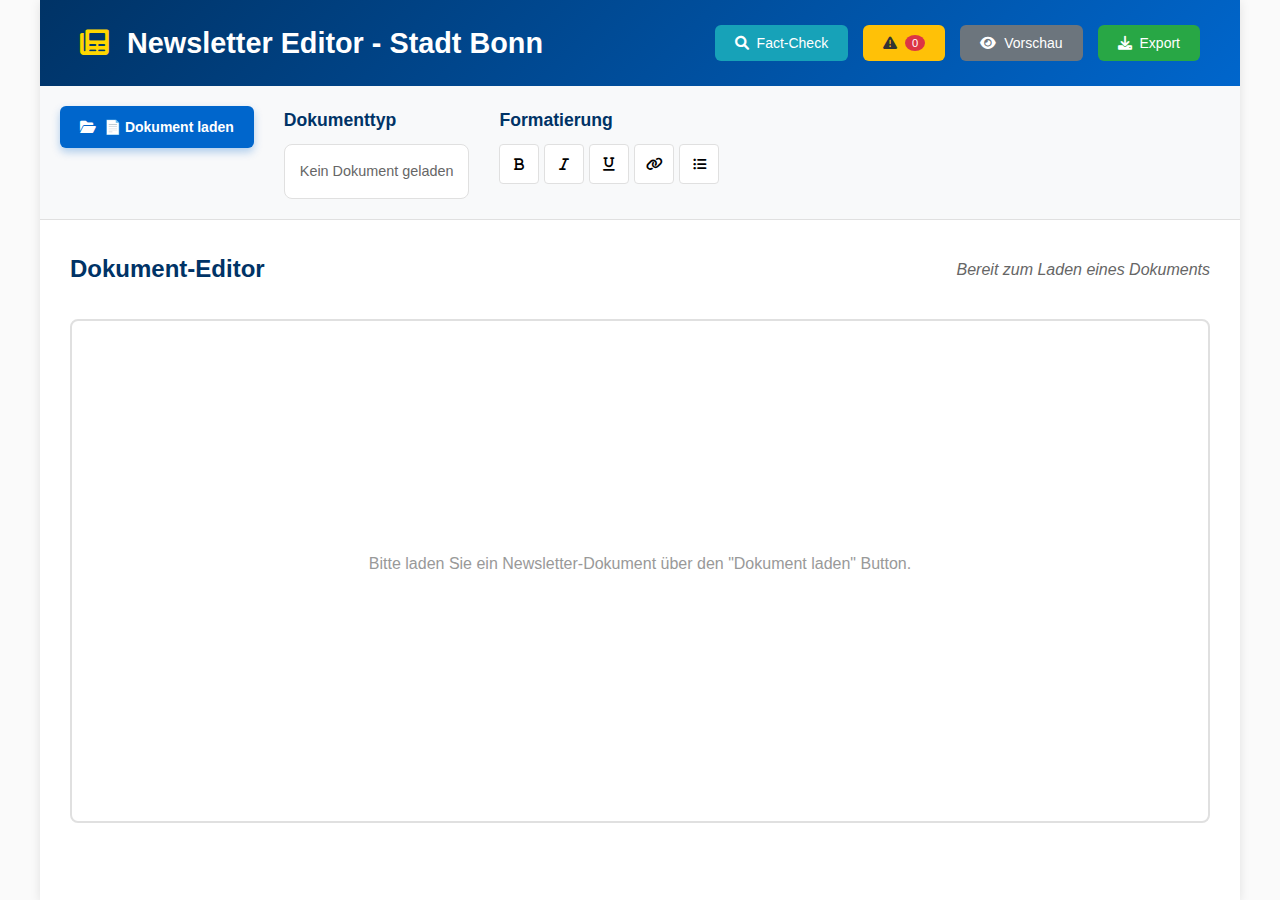
<file: index-updated.html>
<!DOCTYPE html>
<html lang="de">
<head>
    <meta charset="UTF-8">
    <meta name="viewport" content="width=device-width, initial-scale=1.0">
    <title>Newsletter Editor - Stadt Bonn</title>
    <link href="https://cdnjs.cloudflare.com/ajax/libs/font-awesome/6.0.0/css/all.min.css" rel="stylesheet">
    <style>
        :root {
            --bonn-blue: #003366;
            --bonn-light-blue: #0066CC;
            --bonn-gold: #FFD700;
            --text-primary: #333333;
            --text-secondary: #666666;
            --background: #FAFAFA;
            --white: #FFFFFF;
            --success: #28A745;
            --warning: #FFC107;
            --danger: #DC3545;
            --border: #E0E0E0;
        }

        * {
            margin: 0;
            padding: 0;
            box-sizing: border-box;
        }

        body {
            font-family: 'Segoe UI', Tahoma, Geneva, Verdana, sans-serif;
            background-color: var(--background);
            color: var(--text-primary);
            line-height: 1.6;
        }

        .editor-container {
            max-width: 1200px;
            margin: 0 auto;
            background: var(--white);
            box-shadow: 0 2px 10px rgba(0,0,0,0.1);
            min-height: 100vh;
        }

        .editor-header {
            background: linear-gradient(135deg, var(--bonn-blue), var(--bonn-light-blue));
            color: var(--white);
            padding: 20px 40px;
        }

        .header-content {
            display: flex;
            justify-content: space-between;
            align-items: center;
        }

        .editor-title {
            font-size: 1.8em;
            font-weight: 600;
        }

        .editor-title i {
            margin-right: 10px;
            color: var(--bonn-gold);
        }

        .header-actions {
            display: flex;
            gap: 15px;
            align-items: center;
        }

        .btn {
            padding: 10px 20px;
            border: none;
            border-radius: 6px;
            font-size: 14px;
            font-weight: 500;
            cursor: pointer;
            transition: all 0.3s;
            text-decoration: none;
            display: inline-flex;
            align-items: center;
            gap: 8px;
        }

        .btn-primary {
            background: var(--bonn-light-blue);
            color: var(--white);
        }

        .btn-primary:hover {
            background: var(--bonn-blue);
            transform: translateY(-2px);
        }

        .btn-success {
            background: var(--success);
            color: var(--white);
        }

        .btn-success:hover {
            background: #218838;
        }

        .btn-warning {
            background: var(--warning);
            color: var(--text-primary);
        }

        .btn-info {
            background: #17a2b8;
            color: var(--white);
        }

        .btn-outline {
            background: transparent;
            border: 2px solid var(--white);
            color: var(--white);
        }

        .btn-outline:hover {
            background: var(--white);
            color: var(--bonn-blue);
        }

        .btn-secondary {
            background: #6c757d;
            color: var(--white);
        }

        .editor-toolbar {
            background: #f8f9fa;
            padding: 20px;
            border-bottom: 1px solid var(--border);
            display: flex;
            gap: 30px;
            flex-wrap: wrap;
        }

        .toolbar-section h3 {
            color: var(--bonn-blue);
            margin-bottom: 10px;
            font-size: 1.1em;
        }

        .document-info {
            background: var(--white);
            padding: 15px;
            border-radius: 8px;
            border: 1px solid var(--border);
            max-width: 300px;
        }

        .document-type-badge {
            display: inline-flex;
            align-items: center;
            padding: 6px 12px;
            border-radius: 20px;
            font-size: 0.9em;
            font-weight: 500;
            margin-bottom: 10px;
        }

        .document-type-badge.public {
            background: #E8F5E9;
            color: #2E7D32;
        }

        .document-type-badge.internal {
            background: #FFEBEE;
            color: #C62828;
        }

        .document-info-text {
            color: var(--text-secondary);
            font-size: 0.9em;
        }

        .format-buttons {
            display: flex;
            gap: 5px;
        }

        .format-btn {
            width: 40px;
            height: 40px;
            border: 1px solid var(--border);
            background: var(--white);
            border-radius: 4px;
            cursor: pointer;
            transition: all 0.2s;
            display: flex;
            align-items: center;
            justify-content: center;
        }

        .format-btn:hover {
            background: var(--bonn-light-blue);
            color: var(--white);
        }

        .editor-main {
            display: flex;
            min-height: 600px;
        }

        .editor-sidebar {
            width: 300px;
            background: #f8f9fa;
            border-right: 1px solid var(--border);
            padding: 20px;
        }

        .sidebar-section {
            margin-bottom: 30px;
        }

        .sidebar-section h3 {
            color: var(--bonn-blue);
            margin-bottom: 15px;
            display: flex;
            align-items: center;
            gap: 8px;
        }

        .verification-panel {
            background: var(--white);
            padding: 15px;
            border-radius: 8px;
            border: 1px solid var(--border);
        }

        .status-indicator {
            display: flex;
            align-items: center;
            gap: 8px;
            padding: 10px;
            border-radius: 6px;
            margin-bottom: 15px;
        }

        .status-unverified {
            background: #FFF3E0;
            color: #E65100;
        }

        .checkbox-item {
            display: flex;
            align-items: center;
            gap: 10px;
            margin-bottom: 10px;
            cursor: pointer;
        }

        .checkbox-item input[type="checkbox"] {
            width: 16px;
            height: 16px;
        }

        .editor-content {
            flex: 1;
            padding: 30px;
        }

        .content-header {
            display: flex;
            justify-content: space-between;
            align-items: center;
            margin-bottom: 30px;
        }

        .content-header h2 {
            color: var(--bonn-blue);
            font-size: 1.5em;
        }

        .content-info span {
            color: var(--text-secondary);
            font-style: italic;
        }

        .editor-area {
            background: var(--white);
            border: 2px solid var(--border);
            border-radius: 8px;
            min-height: 500px;
        }

        .newsletter-editor {
            padding: 30px;
            min-height: 500px;
            outline: none;
        }

        .placeholder-content {
            text-align: center;
            color: var(--text-secondary);
            padding: 100px 20px;
        }

        .validation-count {
            background: var(--danger);
            color: var(--white);
            border-radius: 50%;
            padding: 2px 6px;
            font-size: 0.8em;
            min-width: 20px;
            text-align: center;
        }

        .modal {
            display: none;
            position: fixed;
            top: 0;
            left: 0;
            width: 100%;
            height: 100%;
            background: rgba(0,0,0,0.5);
            z-index: 1000;
        }

        .modal.active {
            display: flex;
            align-items: center;
            justify-content: center;
        }

        .modal-content {
            background: var(--white);
            border-radius: 8px;
            max-width: 800px;
            width: 90%;
            max-height: 80%;
            overflow-y: auto;
        }

        .modal-header {
            padding: 20px;
            border-bottom: 1px solid var(--border);
            display: flex;
            justify-content: space-between;
            align-items: center;
        }

        .modal-body {
            padding: 20px;
        }

        .modal-footer {
            padding: 20px;
            border-top: 1px solid var(--border);
            text-align: right;
        }

        .close-btn {
            background: none;
            border: none;
            font-size: 1.5em;
            cursor: pointer;
            color: var(--text-secondary);
        }

        .close-btn:hover {
            color: var(--danger);
        }

        #preview-frame {
            width: 100%;
            height: 500px;
            border: 1px solid var(--border);
            border-radius: 4px;
        }

        .fact-check-loading {
            text-align: center;
            padding: 40px;
            color: var(--text-secondary);
        }

        .validation-panel {
            position: fixed;
            top: 0;
            right: -400px;
            width: 400px;
            height: 100%;
            background: var(--white);
            border-left: 1px solid var(--border);
            z-index: 100;
            transition: right 0.3s;
        }

        .validation-panel.active {
            right: 0;
        }

        .panel-header {
            padding: 20px;
            border-bottom: 1px solid var(--border);
            display: flex;
            justify-content: space-between;
            align-items: center;
        }

        .panel-content {
            padding: 20px;
        }

        @media (max-width: 768px) {
            .header-content {
                flex-direction: column;
                gap: 15px;
            }

            .editor-toolbar {
                flex-direction: column;
                gap: 20px;
            }

            .editor-main {
                flex-direction: column;
            }

            .editor-sidebar {
                width: 100%;
            }
        }
    </style>
</head>
<body>
    <div class="editor-container">
        <!-- Header -->
        <header class="editor-header">
            <div class="header-content">
                <h1 class="editor-title">
                    <i class="fas fa-newspaper"></i>
                    Newsletter Editor - Stadt Bonn
                </h1>
                <div class="header-actions">
                    <div class="document-type-indicator">
                        <span id="current-document-type" class="document-type-badge">
                            <!-- Wird dynamisch gefüllt -->
                        </span>
                    </div>
                    <button id="fact-check-btn" class="btn btn-info" title="Fact-Check durchführen">
                        <i class="fas fa-search"></i>
                        Fact-Check
                    </button>
                    <button id="validation-btn" class="btn btn-warning" title="Validierung prüfen">
                        <i class="fas fa-exclamation-triangle"></i>
                        <span class="validation-count">0</span>
                    </button>
                    <div class="preview-group">
                        <button id="preview-btn" class="btn btn-secondary">
                            <i class="fas fa-eye"></i>
                            Vorschau
                        </button>
                    </div>
                    <button id="export-btn" class="btn btn-success">
                        <i class="fas fa-download"></i>
                        Export
                    </button>
                </div>
            </div>
        </header>

        <!-- Toolbar -->
        <div class="editor-toolbar">
            <div class="toolbar-section">
                <label for="newsletter-file" class="btn btn-primary" style="background: #0066CC; color: white; font-weight: bold; box-shadow: 0 4px 8px rgba(0,102,204,0.3);">
                    <i class="fas fa-folder-open"></i>
                    📄 Dokument laden
                </label>
                <input type="file" id="newsletter-file" accept=".html,.json" style="display: none;">
            </div>
            
            <div class="toolbar-section">
                <h3>Dokumenttyp</h3>
                <div class="document-info">
                    <p id="document-info-text" class="document-info-text">
                        Kein Dokument geladen
                    </p>
                </div>
            </div>

            <div class="toolbar-section">
                <h3>Formatierung</h3>
                <div class="format-buttons">
                    <button class="format-btn" data-command="bold" title="Fett">
                        <i class="fas fa-bold"></i>
                    </button>
                    <button class="format-btn" data-command="italic" title="Kursiv">
                        <i class="fas fa-italic"></i>
                    </button>
                    <button class="format-btn" data-command="underline" title="Unterstrichen">
                        <i class="fas fa-underline"></i>
                    </button>
                    <button class="format-btn" data-command="createLink" title="Link einfügen">
                        <i class="fas fa-link"></i>
                    </button>
                    <button class="format-btn" data-command="insertUnorderedList" title="Aufzählung">
                        <i class="fas fa-list-ul"></i>
                    </button>
                </div>
            </div>
        </div>

        <div class="editor-main">
            <!-- Sidebar - nur für internes Dokument -->
            <aside class="editor-sidebar" id="editor-sidebar" style="display: none;">
                <div class="sidebar-section">
                    <h3>
                        <i class="fas fa-shield-alt"></i>
                        Verifikation
                    </h3>
                    <div class="verification-panel">
                        <div class="verification-status" id="verification-status">
                            <div class="status-indicator status-unverified">
                                <i class="fas fa-exclamation-circle"></i>
                                Nicht verifiziert
                            </div>
                        </div>
                        <div class="verification-checklist">
                            <label class="checkbox-item">
                                <input type="checkbox" id="primary-verified">
                                <span class="checkmark"></span>
                                Primärquelle geprüft
                            </label>
                            <label class="checkbox-item">
                                <input type="checkbox" id="data-verified">
                                <span class="checkmark"></span>
                                Zahlen abgeglichen
                            </label>
                            <label class="checkbox-item">
                                <input type="checkbox" id="currency-verified">
                                <span class="checkmark"></span>
                                Aktualität geprüft
                            </label>
                            <label class="checkbox-item">
                                <input type="checkbox" id="legal-verified">
                                <span class="checkmark"></span>
                                Rechtliche Prüfung
                            </label>
                        </div>
                    </div>
                </div>
            </aside>

            <!-- Editor Content -->
            <main class="editor-content" id="editor-content">
                <div class="content-header">
                    <h2>Dokument-Editor</h2>
                    <div class="content-info">
                        <span id="content-status">Bereit zum Laden eines Dokuments</span>
                    </div>
                </div>

                <!-- Editable Content Area -->
                <div class="editor-area">
                    <div id="newsletter-editor" class="newsletter-editor" contenteditable="true">
                        <div class="placeholder-content">
                            <p style="text-align: center; color: #999; padding: 100px 20px;">
                                Bitte laden Sie ein Newsletter-Dokument über den "Dokument laden" Button.
                            </p>
                        </div>
                    </div>
                </div>
            </main>
        </div>

        <!-- Validation Panel -->
        <div id="validation-panel" class="validation-panel">
            <div class="panel-header">
                <h3>
                    <i class="fas fa-exclamation-triangle"></i>
                    Validierungs-Warnungen
                </h3>
                <button id="close-validation" class="close-btn">
                    <i class="fas fa-times"></i>
                </button>
            </div>
            <div class="panel-content">
                <div id="validation-results"></div>
            </div>
        </div>

        <!-- Preview Modal -->
        <div id="preview-modal" class="modal">
            <div class="modal-content">
                <div class="modal-header">
                    <h3>Dokument Vorschau</h3>
                    <button class="close-btn" data-close="preview-modal">
                        <i class="fas fa-times"></i>
                    </button>
                </div>
                <div class="modal-body">
                    <iframe id="preview-frame" src="about:blank"></iframe>
                </div>
                <div class="modal-footer">
                    <button id="print-preview" class="btn btn-secondary">
                        <i class="fas fa-print"></i>
                        Drucken
                    </button>
                    <button class="btn btn-outline" data-close="preview-modal">Schließen</button>
                </div>
            </div>
        </div>
        
        <!-- Verification Modal -->
        <div id="verification-modal" class="modal">
            <div class="modal-content">
                <div class="modal-header">
                    <h3>
                        <i class="fas fa-shield-alt"></i>
                        Verifikation vor Export
                    </h3>
                    <button class="close-btn" data-close="verification-modal">
                        <i class="fas fa-times"></i>
                    </button>
                </div>
                <div class="modal-body">
                    <div class="verification-warning" style="background: #FFF3E0; padding: 15px; border-radius: 6px; margin-bottom: 20px; border-left: 4px solid #FF9800;">
                        <h4><i class="fas fa-exclamation-triangle" style="color: #FF9800;"></i> Verifikation erforderlich</h4>
                        <p>Bitte bestätigen Sie, dass alle Punkte überprüft wurden, bevor Sie das Dokument exportieren.</p>
                    </div>
                    
                    <div class="verification-checklist" style="margin-bottom: 20px;">
                        <label class="checkbox-item">
                            <input type="checkbox" id="modal-primary-verified">
                            <span>✓ Primärquellen wurden geprüft</span>
                        </label>
                        <label class="checkbox-item">
                            <input type="checkbox" id="modal-data-verified">
                            <span>✓ Alle Zahlen und Daten wurden abgeglichen</span>
                        </label>
                        <label class="checkbox-item">
                            <input type="checkbox" id="modal-currency-verified">
                            <span>✓ Aktualität der Informationen wurde geprüft</span>
                        </label>
                        <label class="checkbox-item">
                            <input type="checkbox" id="modal-legal-verified">
                            <span>✓ Rechtliche Prüfung wurde durchgeführt</span>
                        </label>
                    </div>
                    
                    <div id="sources-display" style="background: #F5F5F5; padding: 15px; border-radius: 6px; max-height: 200px; overflow-y: auto;">
                        <p style="text-align: center; color: #666;">Klicken Sie auf "Quellen anzeigen" um verwendete Referenzen zu sehen.</p>
                    </div>
                </div>
                <div class="modal-footer">
                    <button id="show-sources-btn" class="btn btn-info">
                        <i class="fas fa-list"></i>
                        Quellen anzeigen
                    </button>
                    <button id="verification-export-btn" class="btn btn-success" disabled style="opacity: 0.5; cursor: not-allowed;">
                        <i class="fas fa-download"></i>
                        Jetzt exportieren
                    </button>
                    <button class="btn btn-outline" data-close="verification-modal">Abbrechen</button>
                </div>
            </div>
        </div>
        
        <!-- Fact-Check Modal -->
        <div id="fact-check-modal" class="modal">
            <div class="modal-content">
                <div class="modal-header">
                    <h3>
                        <i class="fas fa-search"></i>
                        Fact-Check Ergebnisse
                    </h3>
                    <button class="close-btn" data-close="fact-check-modal">
                        <i class="fas fa-times"></i>
                    </button>
                </div>
                <div class="modal-body">
                    <div id="fact-check-results">
                        <div class="fact-check-loading">
                            <i class="fas fa-spinner fa-spin"></i>
                            Fact-Check wird durchgeführt...
                        </div>
                    </div>
                </div>
                <div class="modal-footer">
                    <button id="run-fact-check" class="btn btn-primary">
                        <i class="fas fa-play"></i>
                        Fact-Check starten
                    </button>
                    <button class="btn btn-outline" data-close="fact-check-modal">Schließen</button>
                </div>
            </div>
        </div>
    </div>

    <script>
        class NewsletterEditor {
            constructor() {
                this.currentDocument = null;
                this.documentType = null;
                this.init();
            }

            init() {
                this.setupEventListeners();
            }

            setupEventListeners() {
                document.getElementById('newsletter-file').addEventListener('change', (e) => {
                    this.loadFile(e.target.files[0]);
                });

                document.querySelectorAll('.format-btn').forEach(btn => {
                    btn.addEventListener('click', (e) => {
                        const command = e.currentTarget.dataset.command;
                        this.executeCommand(command);
                    });
                });

                document.querySelectorAll('[data-close]').forEach(btn => {
                    btn.addEventListener('click', (e) => {
                        const modalId = e.currentTarget.dataset.close;
                        this.closeModal(modalId);
                    });
                });

                document.getElementById('preview-btn').addEventListener('click', () => {
                    this.showPreview();
                });

                document.getElementById('export-btn').addEventListener('click', () => {
                    this.exportDocument();
                });

                document.getElementById('fact-check-btn').addEventListener('click', () => {
                    this.showFactCheckModal();
                });

                document.getElementById('run-fact-check').addEventListener('click', () => {
                    this.runFactCheck();
                });
                
                // Verification modal listeners
                document.getElementById('verification-export-btn')?.addEventListener('click', () => {
                    this.performExport();
                });
                
                document.getElementById('show-sources-btn')?.addEventListener('click', () => {
                    this.showSources();
                });
                
                // Modal verification checkboxes
                document.addEventListener('change', (e) => {
                    if (e.target.id?.includes('modal-') && e.target.id?.includes('-verified')) {
                        this.updateVerificationButton();
                    }
                });
            }

            async loadFile(file) {
                if (!file) return;

                const content = await file.text();
                const editor = document.getElementById('newsletter-editor');
                
                this.detectDocumentType(content, file.name);
                
                editor.innerHTML = content;
                this.currentDocument = content;
                
                this.updateDocumentInfo();

                document.getElementById('content-status').textContent = 
                    this.documentType === 'internal' ? 'Internes Dokument geladen' : 'Öffentlicher Newsletter geladen';
            }

            detectDocumentType(content, filename) {
                if (filename.toLowerCase().includes('intern') || content.includes('INTERNES DOKUMENT')) {
                    this.documentType = 'internal';
                } else {
                    this.documentType = 'public';
                }
            }

            updateDocumentInfo() {
                const typeIndicator = document.getElementById('current-document-type');
                const infoText = document.getElementById('document-info-text');
                
                if (this.documentType === 'public') {
                    typeIndicator.innerHTML = '<i class="fas fa-globe"></i> Öffentlicher Newsletter';
                    typeIndicator.className = 'document-type-badge public';
                    infoText.textContent = 'Öffentlicher Newsletter - Nur Gesetzesänderungen und Quellenverzeichnis';
                } else {
                    typeIndicator.innerHTML = '<i class="fas fa-lock"></i> Internes Dokument';
                    typeIndicator.className = 'document-type-badge internal';
                    infoText.textContent = 'Internes Dokument - Fokuspunkte, TCMS-Daten und Handlungsempfehlungen';
                }
            }

            executeCommand(command) {
                if (command === 'createLink') {
                    const url = prompt('URL eingeben:');
                    if (url) {
                        document.execCommand(command, false, url);
                    }
                } else {
                    document.execCommand(command, false, null);
                }
            }

            showPreview() {
                const modal = document.getElementById('preview-modal');
                const frame = document.getElementById('preview-frame');
                const editor = document.getElementById('newsletter-editor');
                
                const previewHtml = this.createPreviewHtml(editor.innerHTML);
                frame.srcdoc = previewHtml;
                
                modal.classList.add('active');
            }

            createPreviewHtml(content) {
                return `
                    <!DOCTYPE html>
                    <html lang="de">
                    <head>
                        <meta charset="UTF-8">
                        <meta name="viewport" content="width=device-width, initial-scale=1.0">
                        <title>Vorschau - Newsletter</title>
                        <style>
                            body { 
                                font-family: 'Segoe UI', Tahoma, Geneva, Verdana, sans-serif; 
                                line-height: 1.6; color: #333; max-width: 800px; 
                                margin: 0 auto; padding: 20px;
                            }
                            h1, h2, h3 { color: #003366; }
                        </style>
                    </head>
                    <body>
                        ${content}
                    </body>
                    </html>
                `;
            }

            exportDocument() {
                // Check verification before export
                if (!this.isVerificationComplete()) {
                    this.showVerificationModal();
                    return;
                }
                
                const editor = document.getElementById('newsletter-editor');
                const content = this.createPreviewHtml(editor.innerHTML);
                
                const filename = this.documentType === 'public' 
                    ? `Newsletter-${this.getCurrentMonth()}-${new Date().getFullYear()}.html`
                    : `INTERNES-${this.getCurrentMonth()}-${new Date().getFullYear()}.html`;
                
                this.downloadHtml(content, filename);
            }

            downloadHtml(content, filename) {
                const blob = new Blob([content], { type: 'text/html;charset=utf-8' });
                const url = URL.createObjectURL(blob);
                const a = document.createElement('a');
                a.href = url;
                a.download = filename;
                document.body.appendChild(a);
                a.click();
                document.body.removeChild(a);
                URL.revokeObjectURL(url);
            }

            getCurrentMonth() {
                const months = ['Januar', 'Februar', 'März', 'April', 'Mai', 'Juni', 
                               'Juli', 'August', 'September', 'Oktober', 'November', 'Dezember'];
                return months[new Date().getMonth()];
            }

            showFactCheckModal() {
                const modal = document.getElementById('fact-check-modal');
                modal.classList.add('active');
            }

            runFactCheck() {
                const results = document.getElementById('fact-check-results');
                const editor = document.getElementById('newsletter-editor');
                
                results.innerHTML = '<div class="fact-check-loading"><i class="fas fa-spinner fa-spin"></i> Fact-Check läuft...</div>';
                
                setTimeout(() => {
                    const content = editor.textContent;
                    
                    if (content.includes('[') || content.includes('VERIFY') || content.length < 100) {
                        results.innerHTML = `
                            <div style="padding: 20px; border-left: 4px solid #FFC107; background: #FFF9E6;">
                                <h4><i class="fas fa-exclamation-triangle" style="color: #FFC107;"></i> Prüfung erforderlich</h4>
                                <p>Das Dokument enthält noch Platzhalter oder ungeprüfte Daten.</p>
                                <ul>
                                    <li>Überprüfen Sie alle [PLATZHALTER] Einträge</li>
                                    <li>Verifizieren Sie alle Quellenangaben</li>
                                    <li>Bestätigen Sie alle Zahlen und Daten</li>
                                </ul>
                            </div>
                        `;
                    } else {
                        results.innerHTML = `
                            <div style="text-align: center; padding: 40px; color: #28A745;">
                                <i class="fas fa-check-circle" style="font-size: 3em; margin-bottom: 20px; display: block;"></i>
                                <h4>Grundprüfung bestanden</h4>
                                <p>Keine offensichtlichen Probleme gefunden. Manuelle Überprüfung wird empfohlen.</p>
                            </div>
                        `;
                    }
                }, 1500);
            }

            closeModal(modalId) {
                const modal = document.getElementById(modalId);
                modal.classList.remove('active');
            }
            
            isVerificationComplete() {
                const primaryVerified = document.getElementById('primary-verified')?.checked;
                const dataVerified = document.getElementById('data-verified')?.checked;
                const currencyVerified = document.getElementById('currency-verified')?.checked;
                const legalVerified = document.getElementById('legal-verified')?.checked;
                
                return primaryVerified && dataVerified && currencyVerified && legalVerified;
            }
            
            showVerificationModal() {
                const modal = document.getElementById('verification-modal');
                modal.classList.add('active');
                this.updateVerificationButton();
            }
            
            updateVerificationButton() {
                const primaryVerified = document.getElementById('modal-primary-verified')?.checked;
                const dataVerified = document.getElementById('modal-data-verified')?.checked;
                const currencyVerified = document.getElementById('modal-currency-verified')?.checked;
                const legalVerified = document.getElementById('modal-legal-verified')?.checked;
                
                const exportBtn = document.getElementById('verification-export-btn');
                const allChecked = primaryVerified && dataVerified && currencyVerified && legalVerified;
                
                exportBtn.disabled = !allChecked;
                if (allChecked) {
                    exportBtn.style.opacity = '1';
                    exportBtn.style.cursor = 'pointer';
                } else {
                    exportBtn.style.opacity = '0.5';
                    exportBtn.style.cursor = 'not-allowed';
                }
            }
            
            performExport() {
                const editor = document.getElementById('newsletter-editor');
                const content = this.createPreviewHtml(editor.innerHTML);
                
                const filename = this.documentType === 'public' 
                    ? `Newsletter-${this.getCurrentMonth()}-${new Date().getFullYear()}.html`
                    : `INTERNES-${this.getCurrentMonth()}-${new Date().getFullYear()}.html`;
                
                this.downloadHtml(content, filename);
                this.closeModal('verification-modal');
            }
            
            showSources() {
                const editor = document.getElementById('newsletter-editor');
                const content = editor.innerHTML;
                const sources = this.extractSources(content);
                
                const sourcesDisplay = document.getElementById('sources-display');
                if (sources.length > 0) {
                    sourcesDisplay.innerHTML = `
                        <h4>Gefundene Quellen:</h4>
                        <ul>${sources.map(source => `<li style="margin-bottom: 5px;">${source}</li>`).join('')}</ul>
                    `;
                } else {
                    sourcesDisplay.innerHTML = '<p style="color: #FF9800; font-weight: bold;">⚠️ Keine Quellen im Dokument gefunden. Bitte fügen Sie Quellenangaben hinzu.</p>';
                }
            }
            
            extractSources(content) {
                const sources = [];
                // Extract URLs
                const urlRegex = /https?:\/\/(www\.)?[-a-zA-Z0-9@:%._\+~#=]{1,256}\.[a-zA-Z0-9()]{1,6}\b([-a-zA-Z0-9()@:%_\+.~#?&//=]*)/g;
                const urls = content.match(urlRegex) || [];
                sources.push(...urls);
                
                // Extract references in brackets
                const refRegex = /\[([^\]]+)\]/g;
                const refs = content.match(refRegex) || [];
                sources.push(...refs);
                
                // Extract citation patterns
                const citationRegex = /(Quelle:|Ref:|siehe:)\s*([^\n<]+)/gi;
                let match;
                while ((match = citationRegex.exec(content)) !== null) {
                    sources.push(match[2].trim());
                }
                
                return [...new Set(sources)];
            }
        }

        document.addEventListener('DOMContentLoaded', () => {
            window.newsletterEditor = new NewsletterEditor();
        });
    </script>
</body>
</html>
</file>
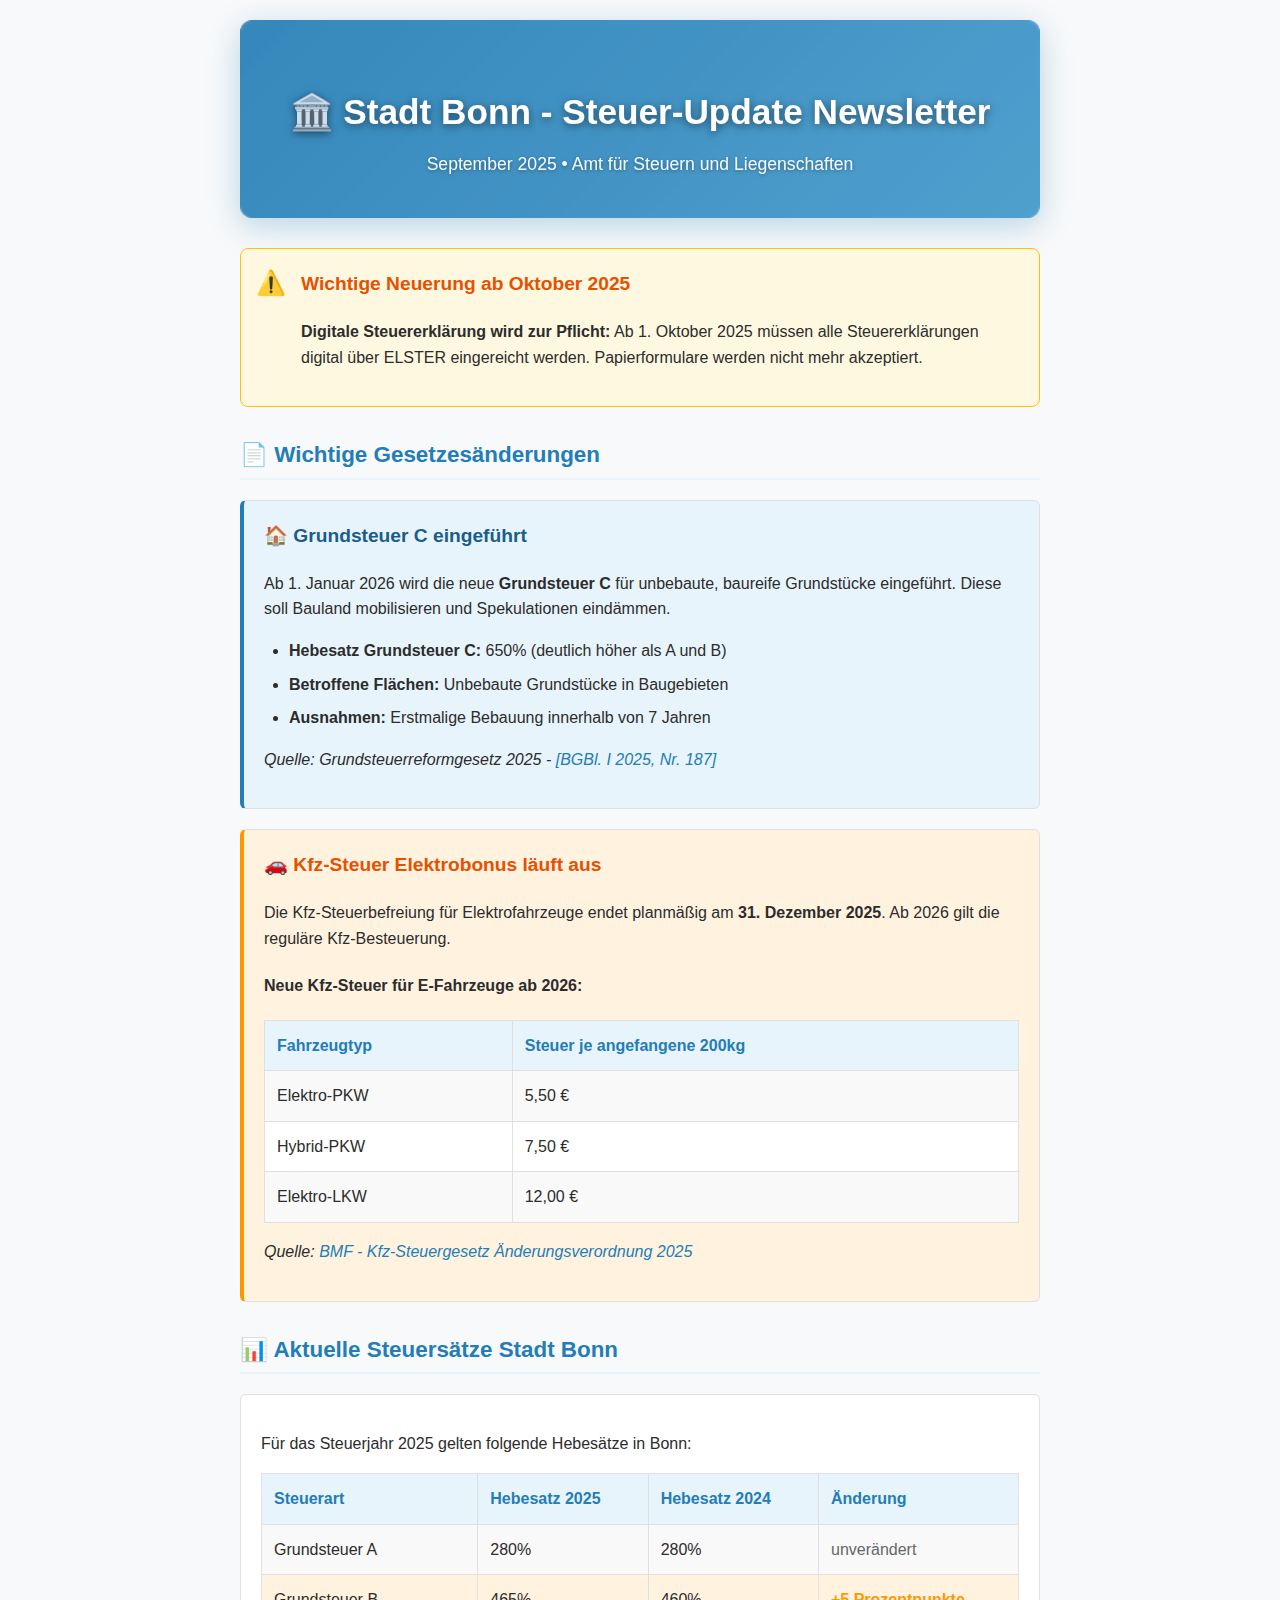
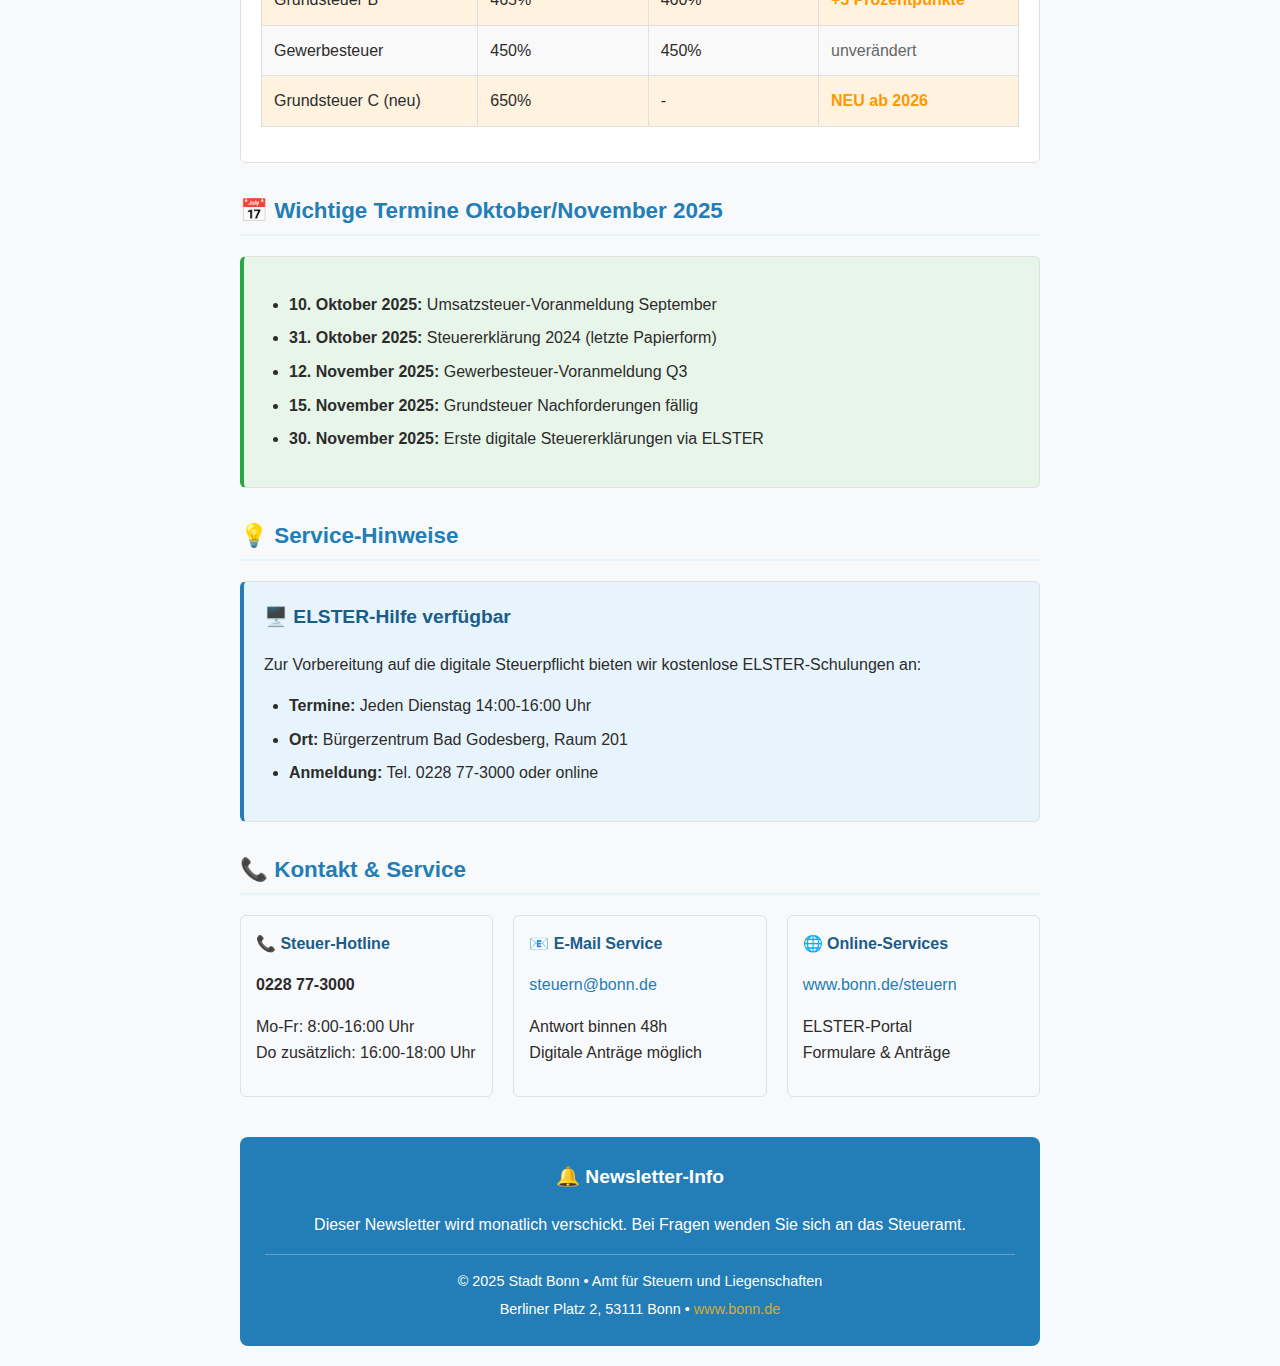
<file: newsletter-september-2025.html>
<!DOCTYPE html>
<html lang="de">
<head>
    <meta charset="UTF-8">
    <meta name="viewport" content="width=device-width, initial-scale=1.0">
    <title>Newsletter September 2025 - Stadt Bonn</title>
    <style>
        body { 
            font-family: -apple-system, BlinkMacSystemFont, 'Segoe UI', 'Roboto', 'Helvetica Neue', Arial, sans-serif;
            line-height: 1.6; 
            color: #2c2c2c; 
            max-width: 800px; 
            margin: 0 auto; 
            padding: 20px;
            background-color: #f8f9fa;
        }
        
        h1, h2, h3 { 
            color: #237db6; 
            font-weight: 600;
        }
        
        h1 { 
            font-size: 1.8em; 
            margin-bottom: 0.5em; 
        }
        
        h2 { 
            font-size: 1.4em; 
            border-bottom: 2px solid #e8f4fb; 
            padding-bottom: 5px; 
            margin-top: 30px;
        }
        
        h3 { 
            font-size: 1.2em; 
            margin-top: 25px; 
        }
        
        a {
            color: #237db6;
            text-decoration: none;
        }
        
        a:hover {
            text-decoration: underline;
        }
        
        table {
            width: 100%;
            border-collapse: collapse;
            margin: 15px 0;
            background: #fff;
        }
        
        th, td {
            padding: 12px;
            border: 1px solid #e0e0e0;
            text-align: left;
        }
        
        th {
            background: #e8f4fb;
            color: #237db6;
            font-weight: 600;
        }
        
        tr:nth-child(even) {
            background: #f9f9f9;
        }
        
        ul, ol {
            padding-left: 25px;
            margin: 15px 0;
        }
        
        li {
            margin-bottom: 8px;
        }
        
        .header-section {
            background: linear-gradient(135deg, rgba(35,125,182,0.9), rgba(44,143,199,0.8)), 
                       url('https://www.bonn.de/begruessungsbilder/Sascha_Engst_Bundesstadt_Bonn-Martinsbrunnen_an_der_Muensterkirche_sae_Bild2___SE-060525PBN-001013.jpg.scaled/c17c44da3247f30dedd46cb48962a8e5.jpg') center/cover no-repeat;
            color: white;
            padding: 40px 30px;
            border-radius: 12px;
            text-align: center;
            margin-bottom: 30px;
            position: relative;
            overflow: hidden;
            box-shadow: 0 8px 32px rgba(35,125,182,0.3);
        }
        
        .header-section::before {
            content: '';
            position: absolute;
            top: 0;
            left: 0;
            right: 0;
            bottom: 0;
            background: rgba(35,125,182,0.1);
            backdrop-filter: blur(1px);
            pointer-events: none;
        }
        
        .header-content {
            position: relative;
            z-index: 2;
            text-shadow: 0 2px 4px rgba(0,0,0,0.3);
        }
        
        .header-section h1 {
            font-size: 2.2em;
            margin-bottom: 10px;
            font-weight: 700;
            color: white;
            text-shadow: 0 2px 8px rgba(0,0,0,0.5);
        }
        
        .header-section p {
            font-size: 1.1em;
            opacity: 0.95;
            margin: 0;
            text-shadow: 0 1px 4px rgba(0,0,0,0.4);
        }
        
        .info-box {
            background: #fff;
            border: 1px solid #e0e0e0;
            border-radius: 6px;
            padding: 20px;
            margin: 20px 0;
        }
        
        .info-box.warning {
            background: #fff3e0;
            border-left: 4px solid #ff9800;
        }
        
        .info-box.success {
            background: #e8f5e9;
            border-left: 4px solid #28a745;
        }
        
        .info-box.info {
            background: #e8f4fb;
            border-left: 4px solid #237db6;
        }
        
        .footer-section {
            background: #237db6;
            color: white;
            padding: 25px;
            border-radius: 8px;
            text-align: center;
            margin-top: 40px;
        }
        
        .footer-section h3 {
            color: white;
            margin-top: 0;
        }
        
        .footer-section a {
            color: #d4af37;
        }
        
        .contact-grid {
            display: flex;
            gap: 20px;
            flex-wrap: wrap;
            margin: 20px 0;
        }
        
        .contact-item {
            flex: 1;
            min-width: 200px;
            background: #f8f9fa;
            padding: 15px;
            border-radius: 6px;
            border: 1px solid #e0e0e0;
        }
        
        .contact-item h4 {
            color: #1a5d8a;
            margin-top: 0;
            margin-bottom: 10px;
        }
        
        .highlight-box {
            background: #fff8e1;
            border: 1px solid #ffc107;
            border-radius: 8px;
            padding: 20px;
            margin: 25px 0;
            position: relative;
        }
        
        .highlight-box::before {
            content: "⚠️";
            font-size: 1.5em;
            position: absolute;
            top: 15px;
            left: 15px;
        }
        
        .highlight-box .content {
            margin-left: 40px;
        }
        
        @media (max-width: 600px) {
            body {
                padding: 15px;
            }
            
            .header-section {
                padding: 20px;
            }
            
            .contact-grid {
                flex-direction: column;
                gap: 15px;
            }
            
            table {
                font-size: 0.9em;
            }
            
            th, td {
                padding: 8px;
            }
        }
    </style>
</head>
<body>
    <div class="header-section">
        <div class="header-content">
            <h1>🏛️ Stadt Bonn - Steuer-Update Newsletter</h1>
            <p>September 2025 • Amt für Steuern und Liegenschaften</p>
        </div>
    </div>
    
    <div class="highlight-box">
        <div class="content">
            <h3 style="margin-top: 0; color: #e65100;">Wichtige Neuerung ab Oktober 2025</h3>
            <p><strong>Digitale Steuererklärung wird zur Pflicht:</strong> Ab 1. Oktober 2025 müssen alle Steuererklärungen digital über ELSTER eingereicht werden. Papierformulare werden nicht mehr akzeptiert.</p>
        </div>
    </div>
    
    <div>
        <h2>📄 Wichtige Gesetzesänderungen</h2>
        
        <div class="info-box info">
            <h3 style="color: #1a5d8a; margin-top: 0;">🏠 Grundsteuer C eingeführt</h3>
            <p>Ab 1. Januar 2026 wird die neue <strong>Grundsteuer C</strong> für unbebaute, baureife Grundstücke eingeführt. Diese soll Bauland mobilisieren und Spekulationen eindämmen.</p>
            <ul>
                <li><strong>Hebesatz Grundsteuer C:</strong> 650% (deutlich höher als A und B)</li>
                <li><strong>Betroffene Flächen:</strong> Unbebaute Grundstücke in Baugebieten</li>
                <li><strong>Ausnahmen:</strong> Erstmalige Bebauung innerhalb von 7 Jahren</li>
            </ul>
            <p><em>Quelle: Grundsteuerreformgesetz 2025 - <a href="#" style="color: #237db6;">[BGBl. I 2025, Nr. 187]</a></em></p>
        </div>
        
        <div class="info-box warning">
            <h3 style="color: #e65100; margin-top: 0;">🚗 Kfz-Steuer Elektrobonus läuft aus</h3>
            <p>Die Kfz-Steuerbefreiung für Elektrofahrzeuge endet planmäßig am <strong>31. Dezember 2025</strong>. Ab 2026 gilt die reguläre Kfz-Besteuerung.</p>
            
            <h4>Neue Kfz-Steuer für E-Fahrzeuge ab 2026:</h4>
            <table>
                <tr>
                    <th>Fahrzeugtyp</th>
                    <th>Steuer je angefangene 200kg</th>
                </tr>
                <tr>
                    <td>Elektro-PKW</td>
                    <td>5,50 €</td>
                </tr>
                <tr>
                    <td>Hybrid-PKW</td>
                    <td>7,50 €</td>
                </tr>
                <tr>
                    <td>Elektro-LKW</td>
                    <td>12,00 €</td>
                </tr>
            </table>
            <p><em>Quelle: <a href="https://www.bundesfinanzministerium.de" style="color: #237db6;">BMF - Kfz-Steuergesetz Änderungsverordnung 2025</a></em></p>
        </div>
    </div>
    
    <div>
        <h2>📊 Aktuelle Steuersätze Stadt Bonn</h2>
        <div class="info-box">
            <p>Für das Steuerjahr 2025 gelten folgende Hebesätze in Bonn:</p>
            <table>
                <tr>
                    <th>Steuerart</th>
                    <th>Hebesatz 2025</th>
                    <th>Hebesatz 2024</th>
                    <th>Änderung</th>
                </tr>
                <tr>
                    <td>Grundsteuer A</td>
                    <td>280%</td>
                    <td>280%</td>
                    <td style="color: #666;">unverändert</td>
                </tr>
                <tr style="background: #fff3e0;">
                    <td>Grundsteuer B</td>
                    <td>465%</td>
                    <td>460%</td>
                    <td style="color: #ff9800; font-weight: bold;">+5 Prozentpunkte</td>
                </tr>
                <tr>
                    <td>Gewerbesteuer</td>
                    <td>450%</td>
                    <td>450%</td>
                    <td style="color: #666;">unverändert</td>
                </tr>
                <tr style="background: #fff3e0;">
                    <td>Grundsteuer C (neu)</td>
                    <td>650%</td>
                    <td>-</td>
                    <td style="color: #ff9800; font-weight: bold;">NEU ab 2026</td>
                </tr>
            </table>
        </div>
    </div>
    
    <div>
        <h2>📅 Wichtige Termine Oktober/November 2025</h2>
        <div class="info-box success">
            <ul>
                <li><strong>10. Oktober 2025:</strong> Umsatzsteuer-Voranmeldung September</li>
                <li><strong>31. Oktober 2025:</strong> Steuererklärung 2024 (letzte Papierform)</li>
                <li><strong>12. November 2025:</strong> Gewerbesteuer-Voranmeldung Q3</li>
                <li><strong>15. November 2025:</strong> Grundsteuer Nachforderungen fällig</li>
                <li><strong>30. November 2025:</strong> Erste digitale Steuererklärungen via ELSTER</li>
            </ul>
        </div>
    </div>
    
    <div>
        <h2>💡 Service-Hinweise</h2>
        
        <div class="info-box info">
            <h3 style="color: #1a5d8a; margin-top: 0;">🖥️ ELSTER-Hilfe verfügbar</h3>
            <p>Zur Vorbereitung auf die digitale Steuerpflicht bieten wir kostenlose ELSTER-Schulungen an:</p>
            <ul>
                <li><strong>Termine:</strong> Jeden Dienstag 14:00-16:00 Uhr</li>
                <li><strong>Ort:</strong> Bürgerzentrum Bad Godesberg, Raum 201</li>
                <li><strong>Anmeldung:</strong> Tel. 0228 77-3000 oder online</li>
            </ul>
        </div>
    </div>
    
    <div>
        <h2>📞 Kontakt & Service</h2>
        <div class="contact-grid">
            <div class="contact-item">
                <h4>📞 Steuer-Hotline</h4>
                <p><strong>0228 77-3000</strong></p>
                <p>Mo-Fr: 8:00-16:00 Uhr<br>
                Do zusätzlich: 16:00-18:00 Uhr</p>
            </div>
            <div class="contact-item">
                <h4>📧 E-Mail Service</h4>
                <p><a href="mailto:steuern@bonn.de">steuern@bonn.de</a></p>
                <p>Antwort binnen 48h<br>
                Digitale Anträge möglich</p>
            </div>
            <div class="contact-item">
                <h4>🌐 Online-Services</h4>
                <p><a href="https://www.bonn.de/steuern" style="color: #237db6;">www.bonn.de/steuern</a></p>
                <p>ELSTER-Portal<br>
                Formulare & Anträge</p>
            </div>
        </div>
    </div>
    
    <div class="footer-section">
        <h3>🔔 Newsletter-Info</h3>
        <p>Dieser Newsletter wird monatlich verschickt. Bei Fragen wenden Sie sich an das Steueramt.</p>
        <div style="margin-top: 15px; padding-top: 15px; border-top: 1px solid rgba(255,255,255,0.3); font-size: 0.9em;">
            <p style="margin: 0;">© 2025 Stadt Bonn • Amt für Steuern und Liegenschaften</p>
            <p style="margin: 5px 0 0 0;">Berliner Platz 2, 53111 Bonn • <a href="https://www.bonn.de" style="color: #d4af37;">www.bonn.de</a></p>
        </div>
    </div>
</body>
</html>
</file>
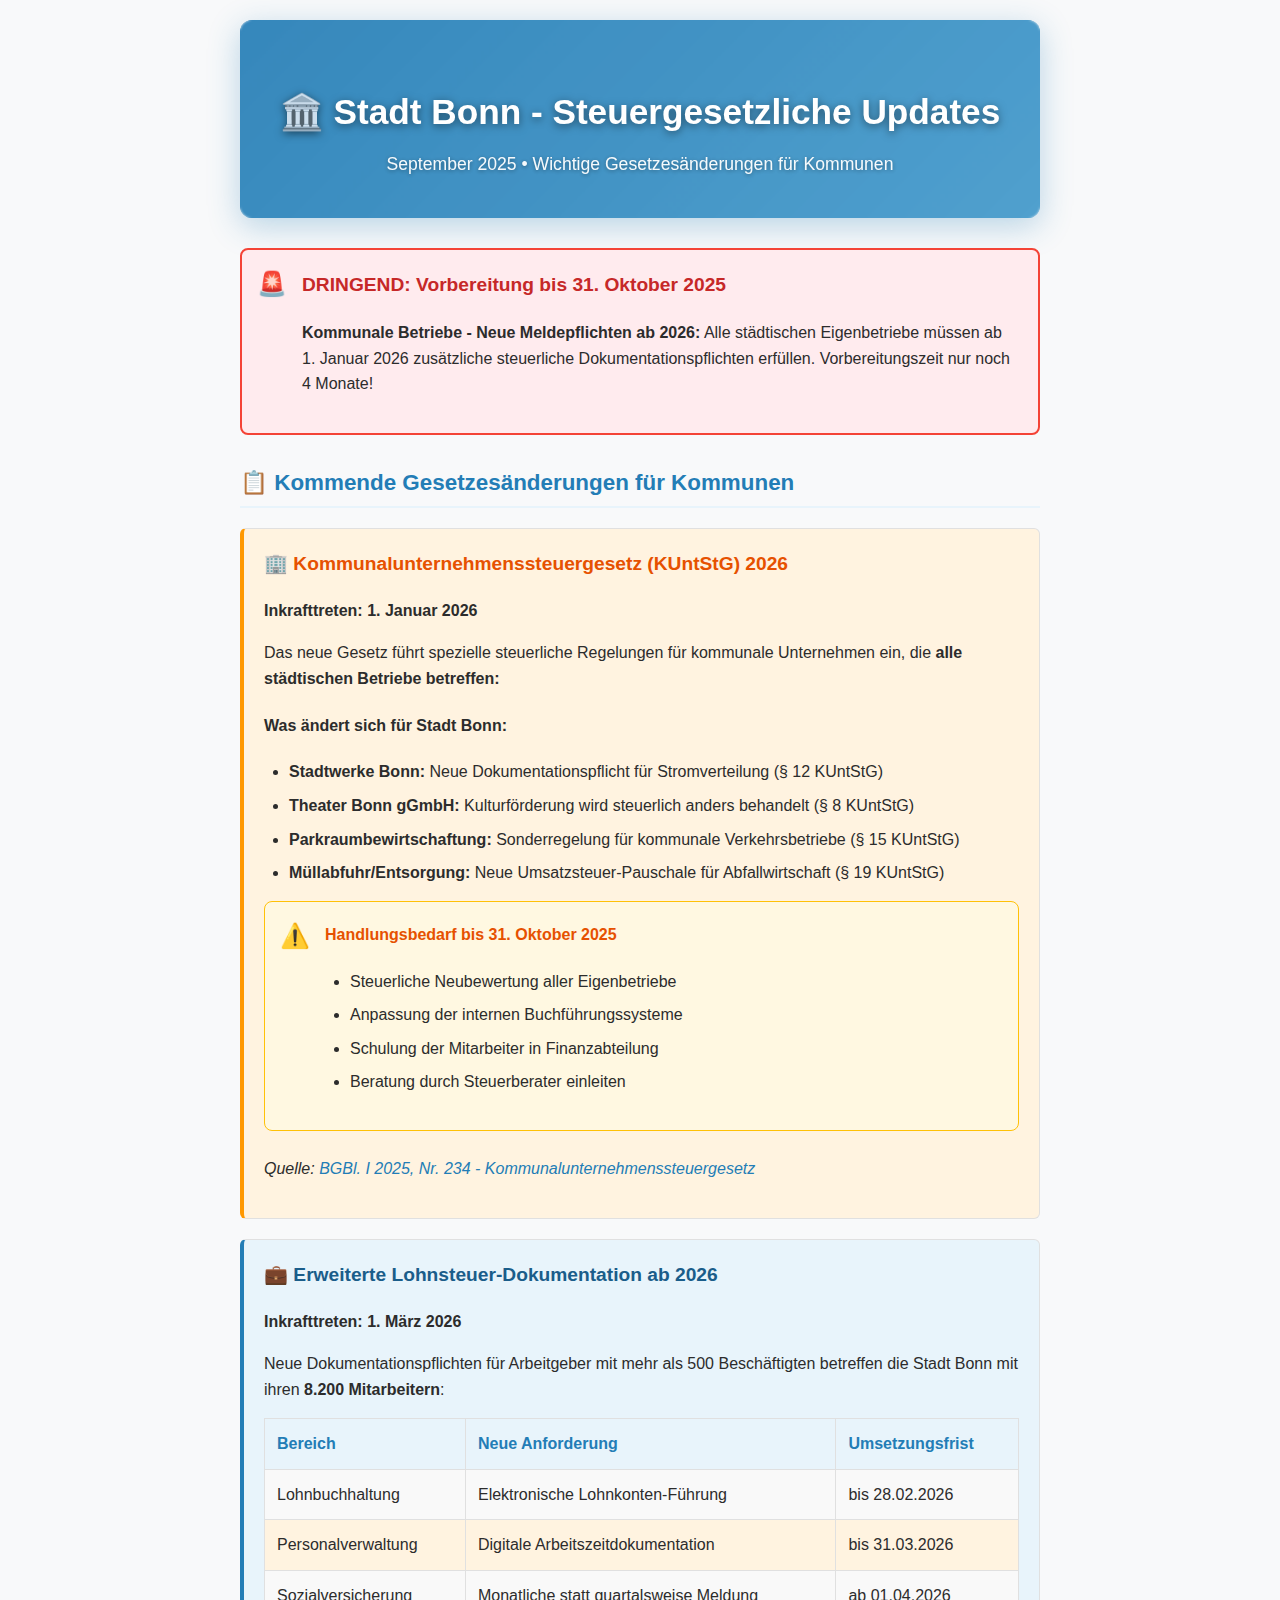
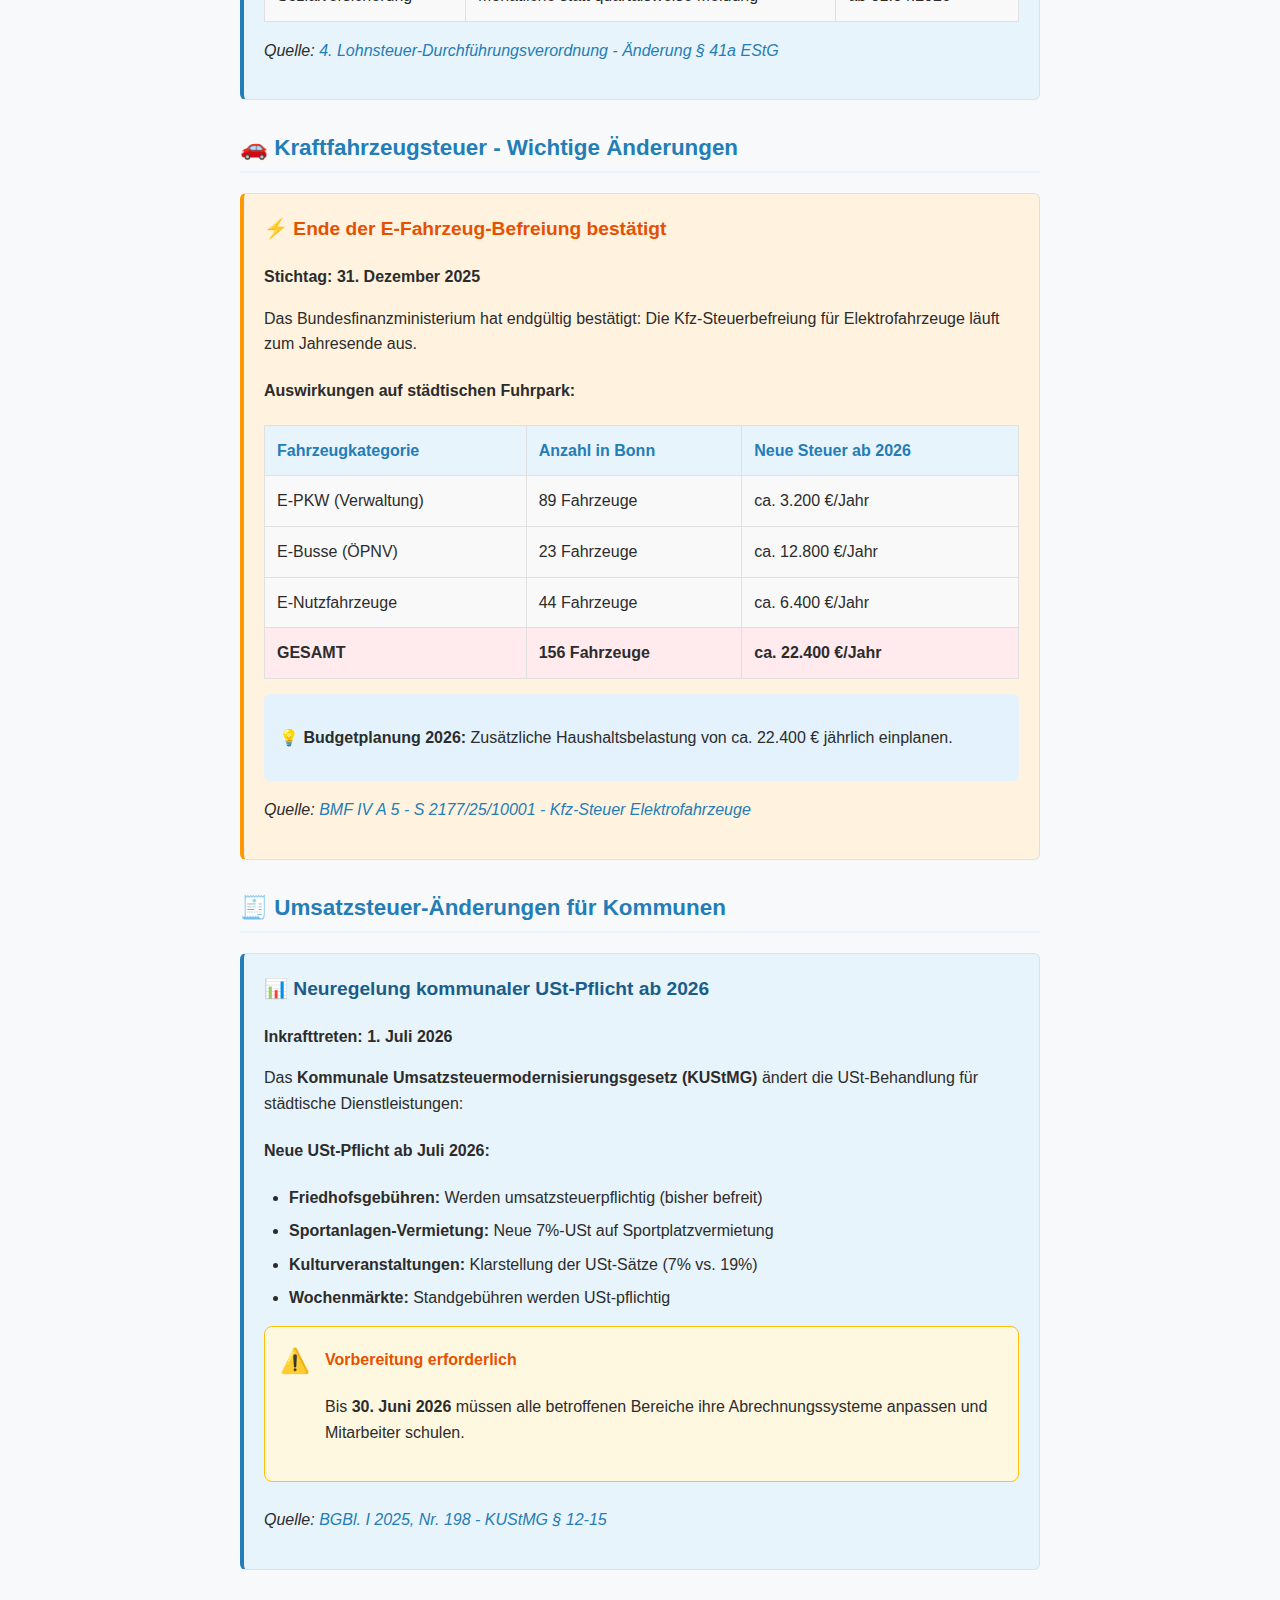
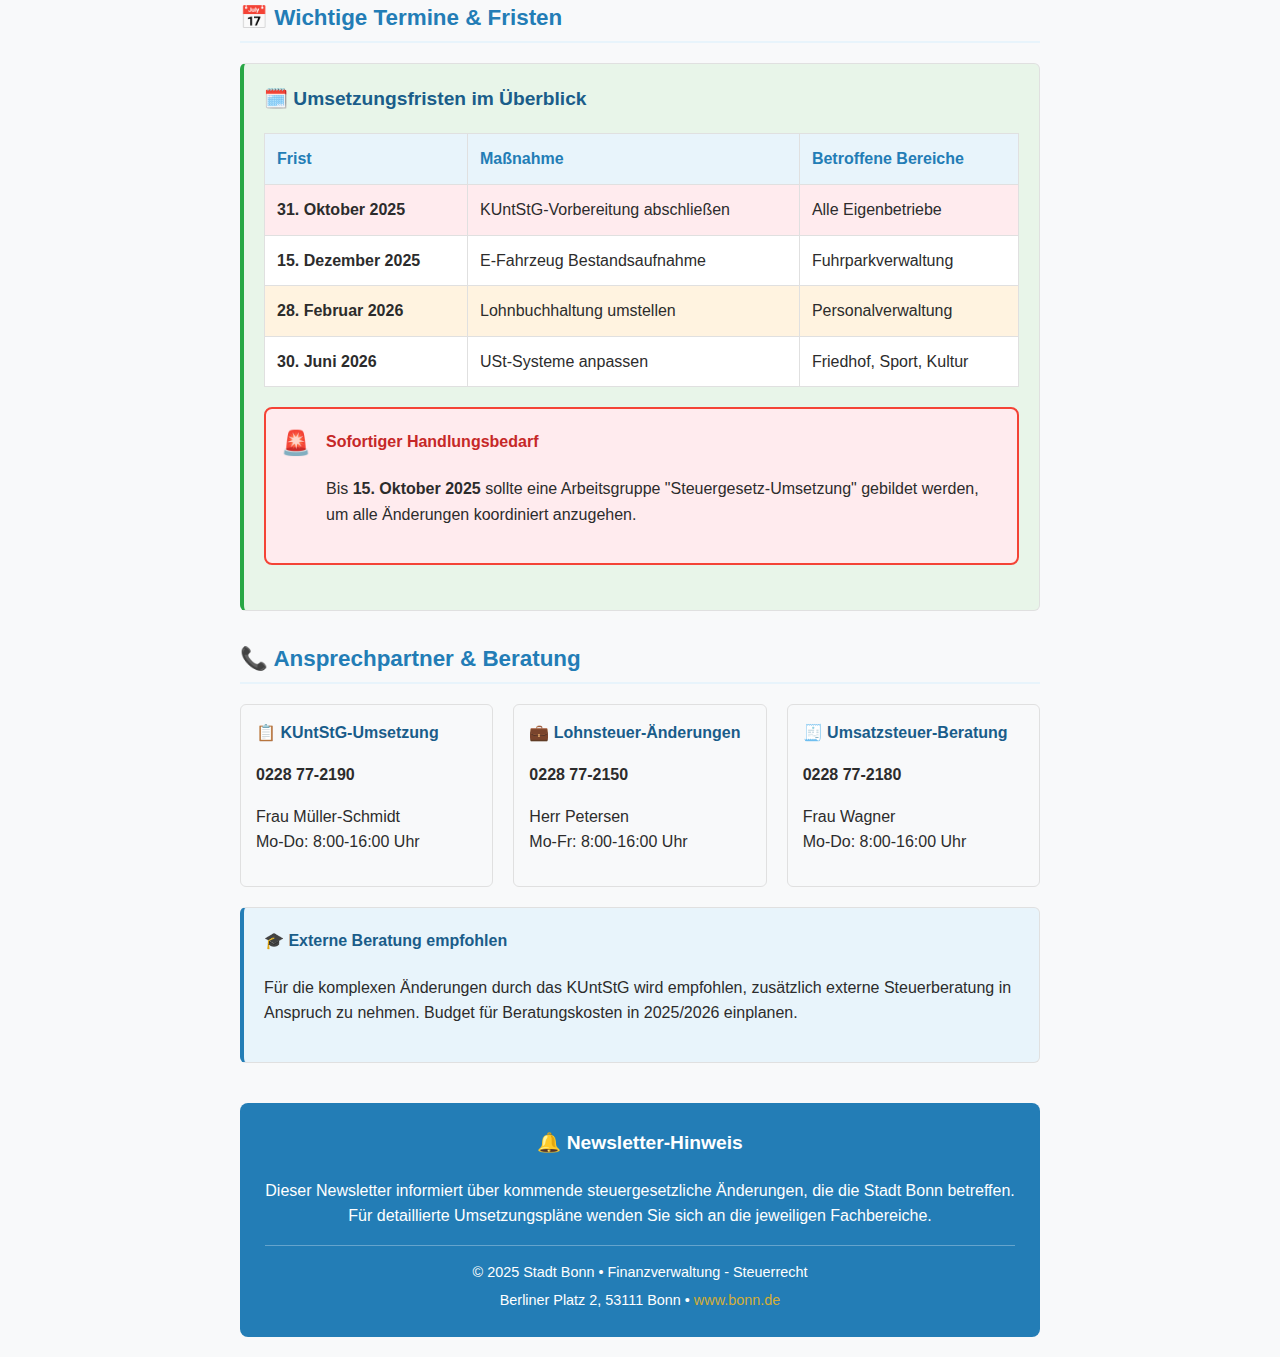
<file: docs/newsletter-september-2025.html>
<!DOCTYPE html>
<html lang="de">
<head>
    <meta charset="UTF-8">
    <meta name="viewport" content="width=device-width, initial-scale=1.0">
    <title>Steuer-Updates September 2025 - Stadt Bonn</title>
    <style>
        body { 
            font-family: -apple-system, BlinkMacSystemFont, 'Segoe UI', 'Roboto', 'Helvetica Neue', Arial, sans-serif;
            line-height: 1.6; 
            color: #2c2c2c; 
            max-width: 800px; 
            margin: 0 auto; 
            padding: 20px;
            background-color: #f8f9fa;
        }
        
        h1, h2, h3 { 
            color: #237db6; 
            font-weight: 600;
        }
        
        h1 { 
            font-size: 1.8em; 
            margin-bottom: 0.5em; 
        }
        
        h2 { 
            font-size: 1.4em; 
            border-bottom: 2px solid #e8f4fb; 
            padding-bottom: 5px; 
            margin-top: 30px;
        }
        
        h3 { 
            font-size: 1.2em; 
            margin-top: 25px; 
        }
        
        a {
            color: #237db6;
            text-decoration: none;
        }
        
        a:hover {
            text-decoration: underline;
        }
        
        table {
            width: 100%;
            border-collapse: collapse;
            margin: 15px 0;
            background: #fff;
        }
        
        th, td {
            padding: 12px;
            border: 1px solid #e0e0e0;
            text-align: left;
        }
        
        th {
            background: #e8f4fb;
            color: #237db6;
            font-weight: 600;
        }
        
        tr:nth-child(even) {
            background: #f9f9f9;
        }
        
        ul, ol {
            padding-left: 25px;
            margin: 15px 0;
        }
        
        li {
            margin-bottom: 8px;
        }
        
        .header-section {
            background: linear-gradient(135deg, rgba(35,125,182,0.9), rgba(44,143,199,0.8)), 
                       url('https://www.bonn.de/begruessungsbilder/Sascha_Engst_Bundesstadt_Bonn-Martinsbrunnen_an_der_Muensterkirche_sae_Bild2___SE-060525PBN-001013.jpg.scaled/c17c44da3247f30dedd46cb48962a8e5.jpg') center/cover no-repeat;
            color: white;
            padding: 40px 30px;
            border-radius: 12px;
            text-align: center;
            margin-bottom: 30px;
            position: relative;
            overflow: hidden;
            box-shadow: 0 8px 32px rgba(35,125,182,0.3);
        }
        
        .header-section::before {
            content: '';
            position: absolute;
            top: 0;
            left: 0;
            right: 0;
            bottom: 0;
            background: rgba(35,125,182,0.1);
            backdrop-filter: blur(1px);
            pointer-events: none;
        }
        
        .header-content {
            position: relative;
            z-index: 2;
            text-shadow: 0 2px 4px rgba(0,0,0,0.3);
        }
        
        .header-section h1 {
            font-size: 2.2em;
            margin-bottom: 10px;
            font-weight: 700;
            color: white;
            text-shadow: 0 2px 8px rgba(0,0,0,0.5);
        }
        
        .header-section p {
            font-size: 1.1em;
            opacity: 0.95;
            margin: 0;
            text-shadow: 0 1px 4px rgba(0,0,0,0.4);
        }
        
        .info-box {
            background: #fff;
            border: 1px solid #e0e0e0;
            border-radius: 6px;
            padding: 20px;
            margin: 20px 0;
        }
        
        .info-box.warning {
            background: #fff3e0;
            border-left: 4px solid #ff9800;
        }
        
        .info-box.success {
            background: #e8f5e9;
            border-left: 4px solid #28a745;
        }
        
        .info-box.info {
            background: #e8f4fb;
            border-left: 4px solid #237db6;
        }
        
        .footer-section {
            background: #237db6;
            color: white;
            padding: 25px;
            border-radius: 8px;
            text-align: center;
            margin-top: 40px;
        }
        
        .footer-section h3 {
            color: white;
            margin-top: 0;
        }
        
        .footer-section a {
            color: #d4af37;
        }
        
        .contact-grid {
            display: flex;
            gap: 20px;
            flex-wrap: wrap;
            margin: 20px 0;
        }
        
        .contact-item {
            flex: 1;
            min-width: 200px;
            background: #f8f9fa;
            padding: 15px;
            border-radius: 6px;
            border: 1px solid #e0e0e0;
        }
        
        .contact-item h4 {
            color: #1a5d8a;
            margin-top: 0;
            margin-bottom: 10px;
        }
        
        .highlight-box {
            background: #fff8e1;
            border: 1px solid #ffc107;
            border-radius: 8px;
            padding: 20px;
            margin: 25px 0;
            position: relative;
        }
        
        .highlight-box::before {
            content: "⚠️";
            font-size: 1.5em;
            position: absolute;
            top: 15px;
            left: 15px;
        }
        
        .highlight-box .content {
            margin-left: 40px;
        }
        
        .urgent-box {
            background: #ffebee;
            border: 2px solid #f44336;
            border-radius: 8px;
            padding: 20px;
            margin: 25px 0;
            position: relative;
        }
        
        .urgent-box::before {
            content: "🚨";
            font-size: 1.5em;
            position: absolute;
            top: 15px;
            left: 15px;
        }
        
        .urgent-box .content {
            margin-left: 40px;
        }
        
        @media (max-width: 600px) {
            body {
                padding: 15px;
            }
            
            .header-section {
                padding: 20px;
            }
            
            .contact-grid {
                flex-direction: column;
                gap: 15px;
            }
            
            table {
                font-size: 0.9em;
            }
            
            th, td {
                padding: 8px;
            }
        }
    </style>
</head>
<body>
    <div class="header-section">
        <div class="header-content">
            <h1>🏛️ Stadt Bonn - Steuergesetzliche Updates</h1>
            <p>September 2025 • Wichtige Gesetzesänderungen für Kommunen</p>
        </div>
    </div>
    
    <div class="urgent-box">
        <div class="content">
            <h3 style="margin-top: 0; color: #c62828;">DRINGEND: Vorbereitung bis 31. Oktober 2025</h3>
            <p><strong>Kommunale Betriebe - Neue Meldepflichten ab 2026:</strong> Alle städtischen Eigenbetriebe müssen ab 1. Januar 2026 zusätzliche steuerliche Dokumentationspflichten erfüllen. Vorbereitungszeit nur noch 4 Monate!</p>
        </div>
    </div>
    
    <div>
        <h2>📋 Kommende Gesetzesänderungen für Kommunen</h2>
        
        <div class="info-box warning">
            <h3 style="color: #e65100; margin-top: 0;">🏢 Kommunalunternehmenssteuergesetz (KUntStG) 2026</h3>
            <p><strong>Inkrafttreten: 1. Januar 2026</strong></p>
            <p>Das neue Gesetz führt spezielle steuerliche Regelungen für kommunale Unternehmen ein, die <strong>alle städtischen Betriebe betreffen:</strong></p>
            
            <h4>Was ändert sich für Stadt Bonn:</h4>
            <ul>
                <li><strong>Stadtwerke Bonn:</strong> Neue Dokumentationspflicht für Stromverteilung (§ 12 KUntStG)</li>
                <li><strong>Theater Bonn gGmbH:</strong> Kulturförderung wird steuerlich anders behandelt (§ 8 KUntStG)</li>
                <li><strong>Parkraumbewirtschaftung:</strong> Sonderregelung für kommunale Verkehrsbetriebe (§ 15 KUntStG)</li>
                <li><strong>Müllabfuhr/Entsorgung:</strong> Neue Umsatzsteuer-Pauschale für Abfallwirtschaft (§ 19 KUntStG)</li>
            </ul>
            
            <div class="highlight-box" style="margin-top: 15px;">
                <div class="content">
                    <h4 style="margin-top: 0; color: #e65100;">Handlungsbedarf bis 31. Oktober 2025</h4>
                    <ul>
                        <li>Steuerliche Neubewertung aller Eigenbetriebe</li>
                        <li>Anpassung der internen Buchführungssysteme</li>
                        <li>Schulung der Mitarbeiter in Finanzabteilung</li>
                        <li>Beratung durch Steuerberater einleiten</li>
                    </ul>
                </div>
            </div>
            <p><em>Quelle: <a href="#" style="color: #237db6;">BGBl. I 2025, Nr. 234 - Kommunalunternehmenssteuergesetz</a></em></p>
        </div>
        
        <div class="info-box info">
            <h3 style="color: #1a5d8a; margin-top: 0;">💼 Erweiterte Lohnsteuer-Dokumentation ab 2026</h3>
            <p><strong>Inkrafttreten: 1. März 2026</strong></p>
            <p>Neue Dokumentationspflichten für Arbeitgeber mit mehr als 500 Beschäftigten betreffen die Stadt Bonn mit ihren <strong>8.200 Mitarbeitern</strong>:</p>
            
            <table>
                <tr>
                    <th>Bereich</th>
                    <th>Neue Anforderung</th>
                    <th>Umsetzungsfrist</th>
                </tr>
                <tr>
                    <td>Lohnbuchhaltung</td>
                    <td>Elektronische Lohnkonten-Führung</td>
                    <td>bis 28.02.2026</td>
                </tr>
                <tr style="background: #fff3e0;">
                    <td>Personalverwaltung</td>
                    <td>Digitale Arbeitszeitdokumentation</td>
                    <td>bis 31.03.2026</td>
                </tr>
                <tr>
                    <td>Sozialversicherung</td>
                    <td>Monatliche statt quartalsweise Meldung</td>
                    <td>ab 01.04.2026</td>
                </tr>
            </table>
            <p><em>Quelle: <a href="#" style="color: #237db6;">4. Lohnsteuer-Durchführungsverordnung - Änderung § 41a EStG</a></em></p>
        </div>
    </div>
    
    <div>
        <h2>🚗 Kraftfahrzeugsteuer - Wichtige Änderungen</h2>
        
        <div class="info-box warning">
            <h3 style="color: #e65100; margin-top: 0;">⚡ Ende der E-Fahrzeug-Befreiung bestätigt</h3>
            <p><strong>Stichtag: 31. Dezember 2025</strong></p>
            <p>Das Bundesfinanzministerium hat endgültig bestätigt: Die Kfz-Steuerbefreiung für Elektrofahrzeuge läuft zum Jahresende aus.</p>
            
            <h4>Auswirkungen auf städtischen Fuhrpark:</h4>
            <table>
                <tr>
                    <th>Fahrzeugkategorie</th>
                    <th>Anzahl in Bonn</th>
                    <th>Neue Steuer ab 2026</th>
                </tr>
                <tr>
                    <td>E-PKW (Verwaltung)</td>
                    <td>89 Fahrzeuge</td>
                    <td>ca. 3.200 €/Jahr</td>
                </tr>
                <tr style="background: #f9f9f9;">
                    <td>E-Busse (ÖPNV)</td>
                    <td>23 Fahrzeuge</td>
                    <td>ca. 12.800 €/Jahr</td>
                </tr>
                <tr>
                    <td>E-Nutzfahrzeuge</td>
                    <td>44 Fahrzeuge</td>
                    <td>ca. 6.400 €/Jahr</td>
                </tr>
                <tr style="background: #ffebee; font-weight: bold;">
                    <td><strong>GESAMT</strong></td>
                    <td><strong>156 Fahrzeuge</strong></td>
                    <td><strong>ca. 22.400 €/Jahr</strong></td>
                </tr>
            </table>
            
            <div style="background: #e3f2fd; padding: 15px; border-radius: 6px; margin-top: 15px;">
                <p><strong>💡 Budgetplanung 2026:</strong> Zusätzliche Haushaltsbelastung von ca. 22.400 € jährlich einplanen.</p>
            </div>
            <p><em>Quelle: <a href="#" style="color: #237db6;">BMF IV A 5 - S 2177/25/10001 - Kfz-Steuer Elektrofahrzeuge</a></em></p>
        </div>
    </div>
    
    <div>
        <h2>🧾 Umsatzsteuer-Änderungen für Kommunen</h2>
        
        <div class="info-box info">
            <h3 style="color: #1a5d8a; margin-top: 0;">📊 Neuregelung kommunaler USt-Pflicht ab 2026</h3>
            <p><strong>Inkrafttreten: 1. Juli 2026</strong></p>
            <p>Das <strong>Kommunale Umsatzsteuermodernisierungsgesetz (KUStMG)</strong> ändert die USt-Behandlung für städtische Dienstleistungen:</p>
            
            <h4>Neue USt-Pflicht ab Juli 2026:</h4>
            <ul>
                <li><strong>Friedhofsgebühren:</strong> Werden umsatzsteuerpflichtig (bisher befreit)</li>
                <li><strong>Sportanlagen-Vermietung:</strong> Neue 7%-USt auf Sportplatzvermietung</li>
                <li><strong>Kulturveranstaltungen:</strong> Klarstellung der USt-Sätze (7% vs. 19%)</li>
                <li><strong>Wochenmärkte:</strong> Standgebühren werden USt-pflichtig</li>
            </ul>
            
            <div class="highlight-box" style="margin-top: 15px;">
                <div class="content">
                    <h4 style="margin-top: 0; color: #e65100;">Vorbereitung erforderlich</h4>
                    <p>Bis <strong>30. Juni 2026</strong> müssen alle betroffenen Bereiche ihre Abrechnungssysteme anpassen und Mitarbeiter schulen.</p>
                </div>
            </div>
            <p><em>Quelle: <a href="#" style="color: #237db6;">BGBl. I 2025, Nr. 198 - KUStMG § 12-15</a></em></p>
        </div>
    </div>
    
    <div>
        <h2>📅 Wichtige Termine & Fristen</h2>
        
        <div class="info-box success">
            <h3 style="color: #1a5d8a; margin-top: 0;">🗓️ Umsetzungsfristen im Überblick</h3>
            <table>
                <tr>
                    <th>Frist</th>
                    <th>Maßnahme</th>
                    <th>Betroffene Bereiche</th>
                </tr>
                <tr style="background: #ffebee;">
                    <td><strong>31. Oktober 2025</strong></td>
                    <td>KUntStG-Vorbereitung abschließen</td>
                    <td>Alle Eigenbetriebe</td>
                </tr>
                <tr>
                    <td><strong>15. Dezember 2025</strong></td>
                    <td>E-Fahrzeug Bestandsaufnahme</td>
                    <td>Fuhrparkverwaltung</td>
                </tr>
                <tr style="background: #fff3e0;">
                    <td><strong>28. Februar 2026</strong></td>
                    <td>Lohnbuchhaltung umstellen</td>
                    <td>Personalverwaltung</td>
                </tr>
                <tr>
                    <td><strong>30. Juni 2026</strong></td>
                    <td>USt-Systeme anpassen</td>
                    <td>Friedhof, Sport, Kultur</td>
                </tr>
            </table>
            
            <div class="urgent-box" style="margin-top: 20px;">
                <div class="content">
                    <h4 style="margin-top: 0; color: #c62828;">Sofortiger Handlungsbedarf</h4>
                    <p>Bis <strong>15. Oktober 2025</strong> sollte eine Arbeitsgruppe "Steuergesetz-Umsetzung" gebildet werden, um alle Änderungen koordiniert anzugehen.</p>
                </div>
            </div>
        </div>
    </div>
    
    <div>
        <h2>📞 Ansprechpartner & Beratung</h2>
        <div class="contact-grid">
            <div class="contact-item">
                <h4>📋 KUntStG-Umsetzung</h4>
                <p><strong>0228 77-2190</strong></p>
                <p>Frau Müller-Schmidt<br>
                Mo-Do: 8:00-16:00 Uhr</p>
            </div>
            <div class="contact-item">
                <h4>💼 Lohnsteuer-Änderungen</h4>
                <p><strong>0228 77-2150</strong></p>
                <p>Herr Petersen<br>
                Mo-Fr: 8:00-16:00 Uhr</p>
            </div>
            <div class="contact-item">
                <h4>🧾 Umsatzsteuer-Beratung</h4>
                <p><strong>0228 77-2180</strong></p>
                <p>Frau Wagner<br>
                Mo-Do: 8:00-16:00 Uhr</p>
            </div>
        </div>
        
        <div class="info-box info" style="margin-top: 20px;">
            <h4 style="color: #1a5d8a; margin-top: 0;">🎓 Externe Beratung empfohlen</h4>
            <p>Für die komplexen Änderungen durch das KUntStG wird empfohlen, zusätzlich externe Steuerberatung in Anspruch zu nehmen. Budget für Beratungskosten in 2025/2026 einplanen.</p>
        </div>
    </div>
    
    <div class="footer-section">
        <h3>🔔 Newsletter-Hinweis</h3>
        <p>Dieser Newsletter informiert über kommende steuergesetzliche Änderungen, die die Stadt Bonn betreffen. Für detaillierte Umsetzungspläne wenden Sie sich an die jeweiligen Fachbereiche.</p>
        <div style="margin-top: 15px; padding-top: 15px; border-top: 1px solid rgba(255,255,255,0.3); font-size: 0.9em;">
            <p style="margin: 0;">© 2025 Stadt Bonn • Finanzverwaltung - Steuerrecht</p>
            <p style="margin: 5px 0 0 0;">Berliner Platz 2, 53111 Bonn • <a href="https://www.bonn.de" style="color: #d4af37;">www.bonn.de</a></p>
        </div>
    </div>
</body>
</html>
</file>
